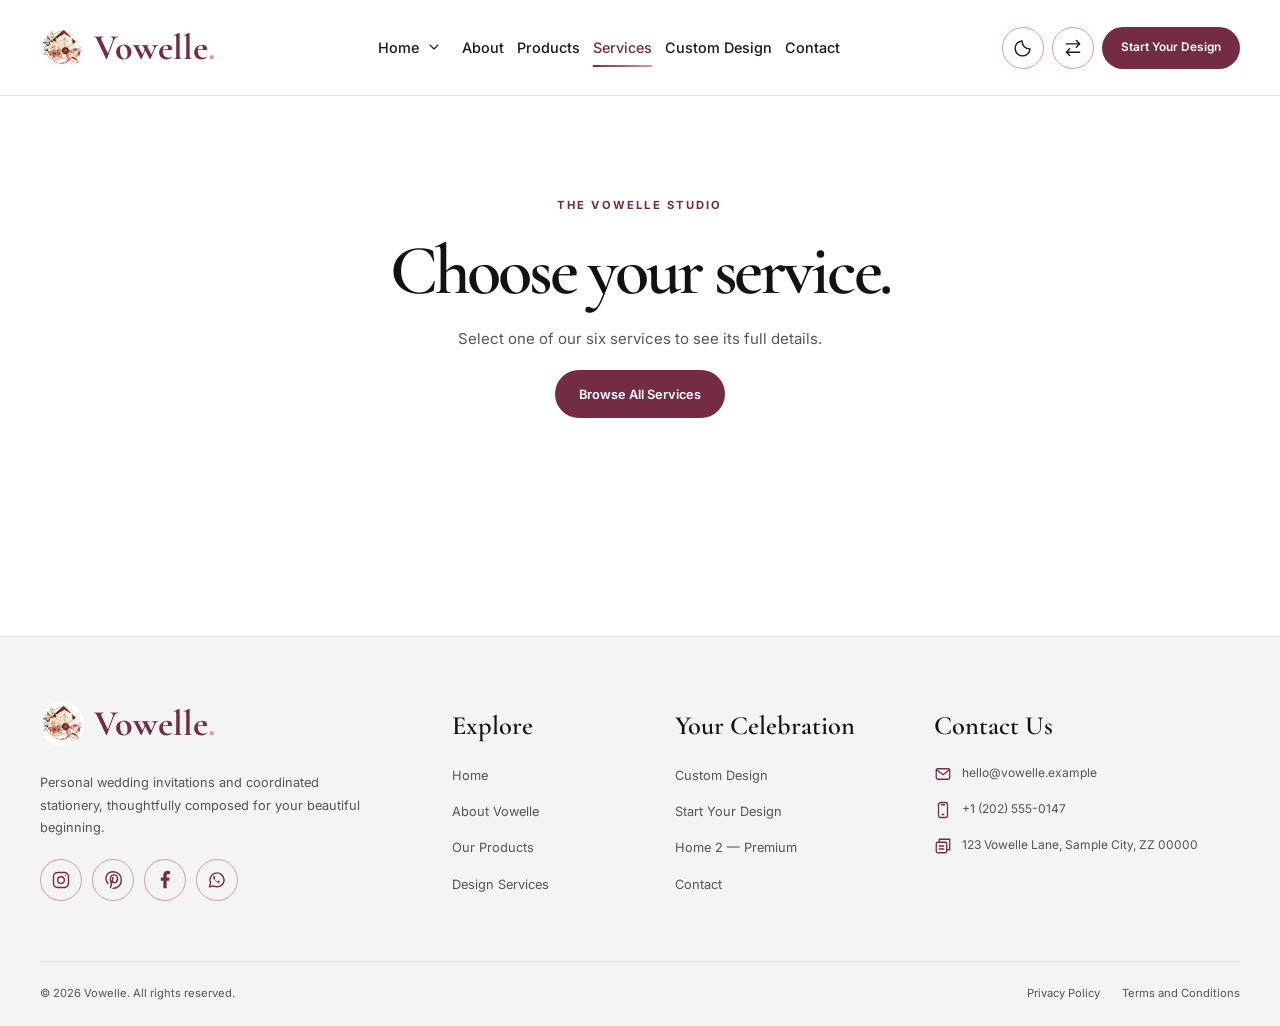
<file: service detail.html>
<!DOCTYPE html>
<html lang="en" dir="ltr" data-theme="light">

<head>
  <meta charset="UTF-8">
  <meta name="viewport" content="width=device-width, initial-scale=1">
  <meta name="description" content="Personal wedding stationery design services by Vowelle.">
  <meta name="theme-color" content="#742C45">
  <title>Vowelle — Service Details</title>
  <link rel="icon" type="image/png" href="images/logo.png">
  <link rel="preconnect" href="https://fonts.googleapis.com">
  <link rel="preconnect" href="https://fonts.gstatic.com" crossorigin>
  <link
    href="https://fonts.googleapis.com/css2?family=Cormorant+Garamond:wght@400;500;600;700&family=Inter:wght@400;500;600;700&display=swap"
    rel="stylesheet">
  <link rel="stylesheet" href="service detail.css">
  <script src="service detail.js" defer></script>
</head>

<body>
  <a class="skip-link" href="#main">Skip to content</a>
  
  <svg class="svg-library" xmlns="http://www.w3.org/2000/svg" aria-hidden="true">
    <symbol id="logo" viewBox="0 0 64 64">
      <rect x="7" y="24" width="50" height="32" rx="5" fill="none" stroke="currentColor" stroke-width="2.3" />
      <path d="m8 27 24 17 24-17M8 53l17-15m31 15L39 38" fill="none" stroke="currentColor" stroke-width="2.3" />
      <path d="M32 25V8m0 11C18 19 19 5 32 12m0 4C46 16 45 3 32 9" fill="none" stroke="var(--secondary)"
        stroke-width="2.3" stroke-linecap="round" stroke-linejoin="round" />
    </symbol>
    <symbol id="arrow" viewBox="0 0 24 24">
      <path d="M4 12h16m-6-6 6 6-6 6" />
    </symbol>
    <symbol id="chevron" viewBox="0 0 24 24">
      <path d="m6 9 6 6 6-6" />
    </symbol>
    <symbol id="sun" viewBox="0 0 24 24">
      <circle cx="12" cy="12" r="4" />
      <path d="M12 2v2m0 16v2M2 12h2m16 0h2M5 5l1.5 1.5m11 11L19 19M5 19l1.5-1.5m11-11L19 5" />
    </symbol>
    <symbol id="moon" viewBox="0 0 24 24">
      <path d="M20.5 13A9 9 0 0 1 11 3.5 9 9 0 1 0 20.5 13Z" />
    </symbol>
    <symbol id="direction" viewBox="0 0 24 24">
      <path d="M4 7h16m-4-4 4 4-4 4M20 17H4m4-4-4 4 4 4" />
    </symbol>
    <symbol id="menu" viewBox="0 0 24 24">
      <path d="M4 6h16M4 12h16M4 18h16" />
    </symbol>
    <symbol id="pen" viewBox="0 0 24 24">
      <path d="m15 4 5 5M4 20l5-1L21 7a2 2 0 0 0-4-4L5 15l-1 5Z" />
    </symbol>
    <symbol id="suite" viewBox="0 0 24 24">
      <rect x="3" y="7" width="14" height="14" rx="2" />
      <path d="M7 7V3h14v14h-4M7 12h6M7 16h6" />
    </symbol>
    <symbol id="phone" viewBox="0 0 24 24">
      <rect x="6" y="2" width="12" height="20" rx="3" />
      <path d="M10 5h4M11 18h2" />
    </symbol>
    <symbol id="print" viewBox="0 0 24 24">
      <path d="M6 9V3h12v6M6 17H3V9h18v8h-3" />
      <rect x="6" y="14" width="12" height="7" />
      <path d="M17 11h1" />
    </symbol>
    <symbol id="mail" viewBox="0 0 24 24">
      <rect x="3" y="5" width="18" height="14" rx="2" />
      <path d="m3 6 9 7 9-7" />
    </symbol>
    <symbol id="instagram" viewBox="0 0 24 24">
      <rect x="3" y="3" width="18" height="18" rx="5" />
      <circle cx="12" cy="12" r="4" />
      <circle cx="17.5" cy="6.5" r=".8" fill="currentColor" stroke="none" />
    </symbol>
    <symbol id="pinterest" viewBox="0 0 24 24">
      <path d="M9 21l3-12m-2 7c-1-2-2-4-1-7 1-4 7-4 8-1 2 5-3 10-5 6M6 16C0 9 6 2 12 2c6 0 10 4 10 10s-4 10-10 10" />
    </symbol>
    <symbol id="facebook" viewBox="0 0 24 24">
      <path d="M14 22v-9h3l.5-4H14V6.5c0-1 .5-1.5 1.5-1.5H18V1.5L15 1c-3 0-5 2-5 5v3H7v4h3v9" fill="currentColor"
        stroke="none" />
    </symbol>
    <symbol id="whatsapp" viewBox="0 0 24 24">
      <path d="M20.5 11.6a8.5 8.5 0 0 1-12.7 7.4L3 20.3l1.3-4.7A8.5 8.5 0 1 1 20.5 11.6Z" fill="none"
        stroke="currentColor" stroke-width="1.7" stroke-linecap="round" stroke-linejoin="round" />
      <path
        d="M8.3 7.3c-.3 0-.9.5-.9 1.4 0 2.5 3.4 6 6 6.6.9.2 1.8-.3 2.1-1 .1-.3.1-.5-.2-.7l-1.6-.8c-.3-.1-.4-.1-.6.2l-.6.7c-.2.2-.4.2-.7.1-1-.4-2.2-1.5-2.6-2.3-.1-.3-.1-.4.1-.6l.5-.6c.2-.2.2-.4.1-.6l-.7-1.9c-.2-.4-.5-.5-.9-.5Z"
        fill="currentColor" stroke="none" />
    </symbol>
  </svg>
  
  <header class="site-header" id="siteHeader">
    <div class="header-inner container">
      <a class="brand" href="index.html" aria-label="Vowelle home">
        <img class="brand-logo" src="images/logo.png" alt="" aria-hidden="true">
        <span class="brand-copy">
          <strong>Vowelle<span>.</span></strong>
          <small>Your Story, Beautifully Invited.</small>
        </span>
      </a>
      <nav class="navigation" id="navigation" aria-label="Main navigation">
        <div class="home-group">
          <a class="nav-link" href="index.html">Home</a>
          <button class="dropdown-toggle" id="homeToggle" type="button" aria-label="Open Home pages"
            aria-expanded="false" aria-controls="homeDropdown">
            <svg class="icon" aria-hidden="true">
              <use href="#chevron" />
            </svg>
          </button>
          <div class="home-dropdown" id="homeDropdown" hidden>
            <a href="index.html">
              Home 1 — Classic
            </a>
            <a href="home2.html">
              Home 2 — Premium
              <span class="badge">PREMIUM</span>
            </a>
          </div>
        </div>
        <a class="nav-link" href="about.html">About</a>
        <a class="nav-link" href="products.html">Products</a>
        <a class="nav-link active" aria-current="page" href="service.html">Services</a>
        <a class="nav-link" href="custom-design.html">Custom Design</a>
        <a class="nav-link" href="contact.html">Contact</a>
        <a class="button primary mobile-nav-cta" href="start-design.html">Start Your Design</a>
      </nav>
      <div class="header-actions">
        <button class="icon-button" id="themeToggle" type="button" aria-label="Switch to dark mode"
          aria-pressed="false">
          <svg class="icon" aria-hidden="true">
            <use id="themeIcon" href="#moon" />
          </svg>
        </button>
        <button class="icon-button" id="directionToggle" type="button" aria-label="Switch to right-to-left layout"
          aria-pressed="false" title="LTR">
          <svg class="icon" aria-hidden="true">
            <use href="#direction" />
          </svg>
        </button>
        <a class="button primary header-cta" href="start-design.html">Start Your Design</a>
        <button class="icon-button mobile-toggle" id="menuToggle" type="button" aria-label="Open navigation"
          aria-expanded="false" aria-controls="navigation">
          <svg class="icon" aria-hidden="true">
            <use href="#menu" />
          </svg>
        </button>
      </div>
    </div>
  </header>
  <main id="main">
    <div id="serviceContent"></div><noscript>
      <section class="section container">
        <h1>Service details</h1>
        <p>Enable JavaScript to view the selected service, or <a href="service.html">browse all services</a>.</p>
      </section>
    </noscript>
  </main>
  <footer class="site-footer">
    <div class="container footer-grid">
      <div class="footer-brand">
        <a class="brand" href="index.html" aria-label="Vowelle home">
          <img class="brand-logo" src="images/logo.png" alt="" aria-hidden="true">
          <span class="brand-copy">
            <strong>Vowelle<span>.</span></strong>
            <small>Your Story, Beautifully Invited.</small>
          </span>
        </a>
        <p>
          Personal wedding invitations and coordinated stationery,
          thoughtfully composed for your beautiful beginning.
        </p>
        
        <div class="social-links" aria-label="Social links">
          <a class="social-link" href="#socialNotice" data-url="" data-name="Instagram"
            aria-label="Instagram — destination pending">
            <svg class="icon" aria-hidden="true">
              <use href="#instagram" />
            </svg>
          </a>
          <a class="social-link" href="#socialNotice" data-url="" data-name="Pinterest"
            aria-label="Pinterest — destination pending">
            <svg class="icon" aria-hidden="true">
              <use href="#pinterest" />
            </svg>
          </a>
          <a class="social-link" href="#socialNotice" data-url="" data-name="Facebook"
            aria-label="Facebook — destination pending">
            <svg class="icon" aria-hidden="true">
              <use href="#facebook" />
            </svg>
          </a>
          <a class="social-link" href="#socialNotice" data-url="" data-name="WhatsApp"
            aria-label="WhatsApp — destination pending">
            <svg class="icon" aria-hidden="true">
              <use href="#whatsapp" />
            </svg>
          </a>
        </div>
      </div>
      <div>
        <h3>Explore</h3>
        <ul class="footer-links">
          <li><a href="index.html">Home</a></li>
          <li><a href="about.html">About Vowelle</a></li>
          <li><a href="products.html">Our Products</a></li>
          <li><a href="service.html">Design Services</a></li>
        </ul>
      </div>
      <div>
        <h3>Your Celebration</h3>
        <ul class="footer-links">
          <li><a href="custom-design.html">Custom Design</a></li>
          <li><a href="start-design.html">Start Your Design</a></li>
          <li><a href="home2.html">Home 2 — Premium</a></li>
          <li><a href="contact.html">Contact</a></li>
        </ul>
      </div>
      <div>
        <h3>Contact Us</h3>
        <ul class="contact-list">
          <li>
            <svg class="icon" aria-hidden="true">
              <use href="#mail" />
            </svg>
            <a href="mailto:hello@vowelle.example">
              hello@vowelle.example
            </a>
          </li>
          <li>
            <svg class="icon" aria-hidden="true">
              <use href="#phone"/>
            </svg>
            <a href="tel:+12025550147">+1 (202) 555-0147</a>
          </li>
          <li>
            <svg class="icon" aria-hidden="true">
              <use href="#suite"/>
            </svg>
            <span>123 Vowelle Lane, Sample City, ZZ 00000</span>
          </li>
        </ul>
      </div>
    </div>
    <div class="container footer-bottom">
      <p>© <span id="year">2026</span> Vowelle. All rights reserved.</p>
      <div>
        <a href="privacy-policy.html">Privacy Policy</a>
        <a href="terms.html">Terms and Conditions</a>
      </div>
    </div>
  </footer>
  <p class="sr-only" id="socialNotice" role="status"></p>
</body>

</html>
</file>
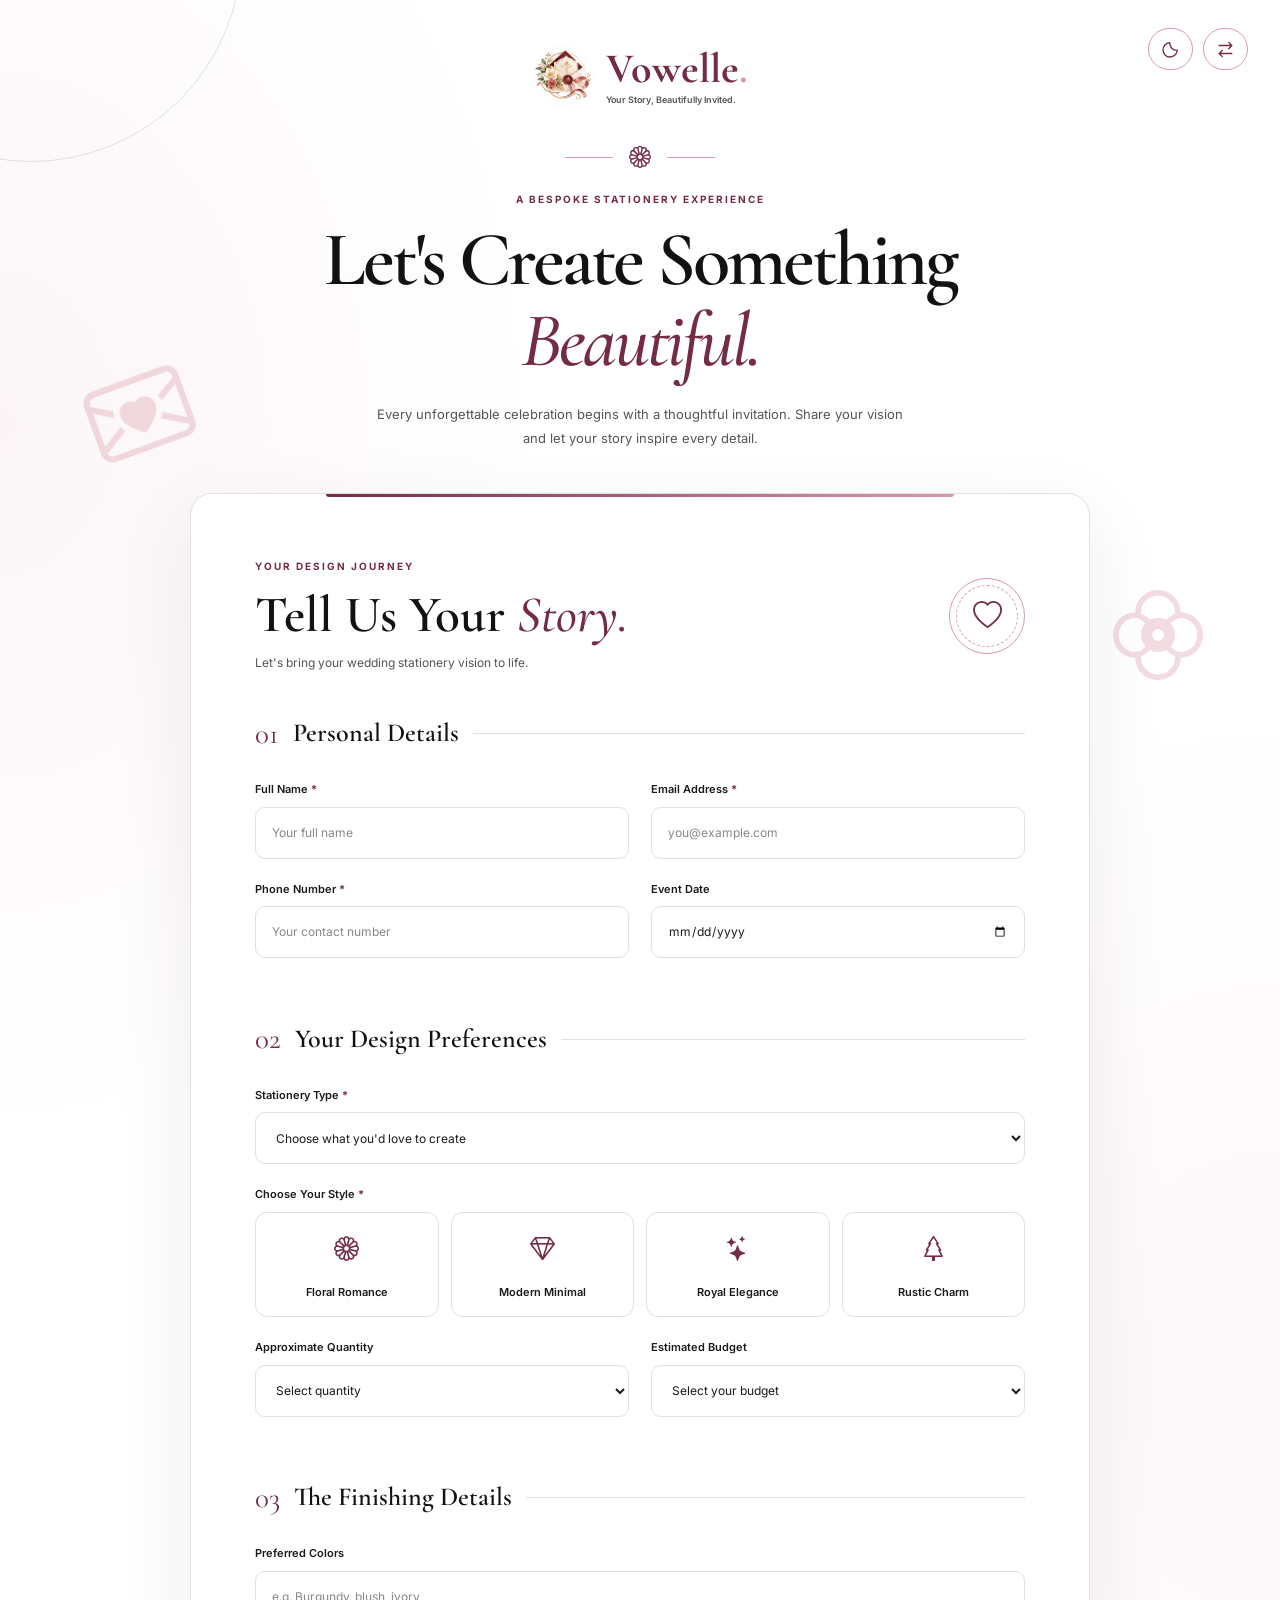
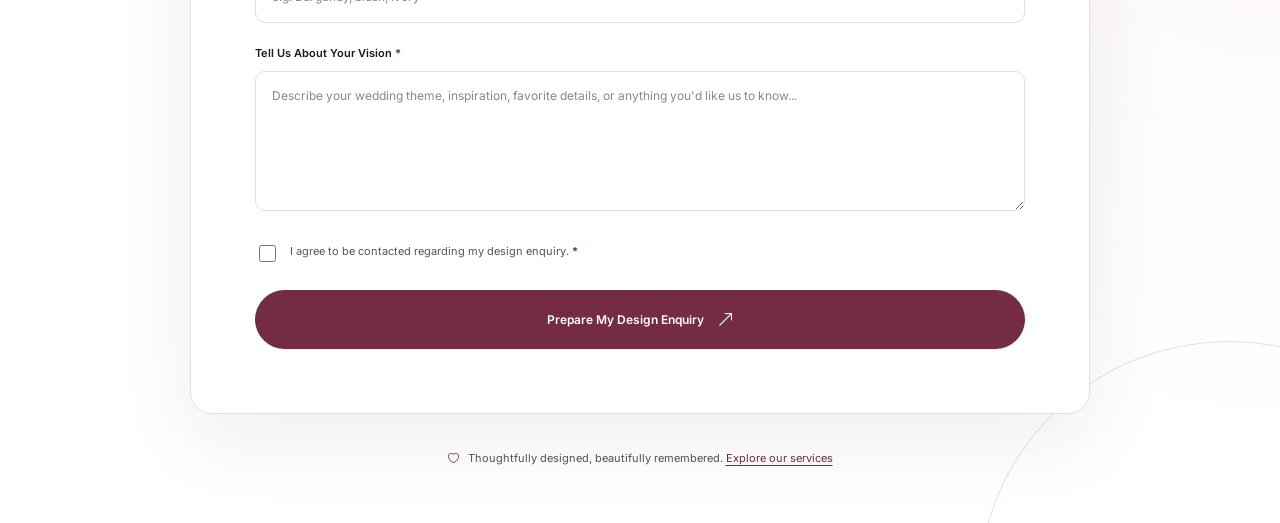
<file: start-design.html>
<!DOCTYPE html>
<html lang="en" dir="ltr" data-theme="light">
<head>
  <meta charset="UTF-8">
  <meta name="viewport" content="width=device-width, initial-scale=1">
  <meta name="theme-color" content="#742C45">
  <meta name="description" content="Create personalized wedding invitations and stationery with Vowelle.">
  <title>Start Your Design | Vowelle</title>

  <link rel="icon" href="images/logo.png">
  <link rel="preconnect" href="https://fonts.googleapis.com">
  <link rel="preconnect" href="https://fonts.gstatic.com" crossorigin>
  <link href="https://fonts.googleapis.com/css2?family=Cormorant+Garamond:wght@400;500;600;700&family=Inter:wght@400;500;600;700&display=swap" rel="stylesheet">
  <link rel="stylesheet" href="https://cdn.jsdelivr.net/npm/bootstrap-icons@1.11.3/font/bootstrap-icons.min.css">
  <link rel="stylesheet" href="start-design.css">
  <script src="start-design.js" defer></script>
</head>

<body>
  <svg class="svg-library" aria-hidden="true">
    <symbol id="sun" viewBox="0 0 24 24">
      <circle cx="12" cy="12" r="4"/>
      <path d="M12 2v2m0 16v2M2 12h2m16 0h2M5 5l1.5 1.5m11 11L19 19M5 19l1.5-1.5m11-11L19 5"/>
    </symbol>
    <symbol id="moon" viewBox="0 0 24 24">
      <path d="M20.5 13A9 9 0 0 1 11 3.5 9 9 0 1 0 20.5 13Z"/>
    </symbol>
    <symbol id="direction" viewBox="0 0 24 24">
      <path d="M4 7h16m-4-4 4 4-4 4M20 17H4m4-4-4 4 4 4"/>
    </symbol>
  </svg>

  <main class="design-shell">

    
    <div class="top-controls">
      <button id="themeToggle" class="icon-btn" type="button"
        aria-label="Switch to dark mode" aria-pressed="false">
        <svg class="control-icon" aria-hidden="true">
          <use id="themeIcon" href="#moon"/>
        </svg>
      </button>

      <button id="directionToggle" class="icon-btn direction-btn"
        type="button" aria-label="Switch to right-to-left layout"
        aria-pressed="false" title="LTR">
        <svg class="control-icon" aria-hidden="true">
          <use href="#direction"/>
        </svg>
      </button>
    </div>

    
    <a href="index.html" class="brand" aria-label="Vowelle — Back to homepage">
      <img src="images/logo.png" alt="" class="brand-logo">
      <span class="brand-details">
        <strong>Vowelle<span>.</span></strong>
        <small>Your Story, Beautifully Invited.</small>
      </span>
    </a>

    <section class="page-intro">
      <div class="intro-decoration">
        <span></span>
        <i class="bi bi-flower1"></i>
        <span></span>
      </div>
      <p class="eyebrow">A BESPOKE STATIONERY EXPERIENCE</p>
      <h1>Let's Create Something <em>Beautiful.</em></h1>
      <p class="intro-lead">
        Every unforgettable celebration begins with a thoughtful invitation.
        Share your vision and let your story inspire every detail.
      </p>
    </section>

    
    <div class="floating-detail detail-one" aria-hidden="true">
      <i class="bi bi-envelope-heart"></i>
    </div>
    <div class="floating-detail detail-two" aria-hidden="true">
      <i class="bi bi-flower2"></i>
    </div>

    
    <section class="design-card" aria-labelledby="formTitle">
      <div class="card-top">
        <div>
          <p class="eyebrow">YOUR DESIGN JOURNEY</p>
          <h2 id="formTitle">Tell Us Your <em>Story.</em></h2>
          <p>Let's bring your wedding stationery vision to life.</p>
        </div>
        <div class="card-seal" aria-hidden="true">
          <i class="bi bi-heart"></i>
        </div>
      </div>

      <form id="designForm" novalidate>
        <div class="form-section-title">
          <span>01</span>
          <h3>Personal Details</h3>
          <div class="section-line"></div>
        </div>

        <div class="form-grid">
          <div class="field">
            <label for="fullName">Full Name <b>*</b></label>
            <input id="fullName" name="fullName" type="text"
              placeholder="Your full name" autocomplete="name"
              minlength="2" required>
          </div>

          <div class="field">
            <label for="email">Email Address <b>*</b></label>
            <input id="email" name="email" type="email"
              placeholder="you@example.com" autocomplete="email" required>
          </div>

          <div class="field">
            <label for="phone">Phone Number <b>*</b></label>
            <input id="phone" name="phone" type="tel"
              placeholder="Your contact number"
              autocomplete="tel" pattern="[+0-9() .-]{7,20}" required>
          </div>

          <div class="field">
            <label for="eventDate">Event Date</label>
            <input id="eventDate" name="eventDate" type="date">
          </div>
        </div>

        <div class="form-section-title">
          <span>02</span>
          <h3>Your Design Preferences</h3>
          <div class="section-line"></div>
        </div>

        <div class="field">
          <label for="stationeryType">Stationery Type <b>*</b></label>
          <select id="stationeryType" name="stationeryType" required>
            <option value="">Choose what you'd love to create</option>
            <option>Wedding Invitations</option>
            <option>Save-the-Date Cards</option>
            <option>RSVP Cards</option>
            <option>Wedding Menus</option>
            <option>Place Cards</option>
            <option>Thank-You Cards</option>
            <option>Complete Wedding Stationery Suite</option>
            <option>Other Custom Stationery</option>
          </select>
        </div>

        <div class="field">
          <label>Choose Your Style <b>*</b></label>
          <div class="style-options">
            <label class="style-option">
              <input type="radio" name="designTheme"
                value="Floral Romance" required>
              <span>
                <i class="bi bi-flower1"></i>
                Floral Romance
              </span>
            </label>

            <label class="style-option">
              <input type="radio" name="designTheme"
                value="Modern Minimal">
              <span>
                <i class="bi bi-gem"></i>
                Modern Minimal
              </span>
            </label>

            <label class="style-option">
              <input type="radio" name="designTheme"
                value="Royal Elegance">
              <span>
                <i class="bi bi-stars"></i>
                Royal Elegance
              </span>
            </label>

            <label class="style-option">
              <input type="radio" name="designTheme"
                value="Rustic Charm">
              <span>
                <i class="bi bi-tree"></i>
                Rustic Charm
              </span>
            </label>
          </div>
        </div>

        <div class="form-grid">
          <div class="field">
            <label for="quantity">Approximate Quantity</label>
            <select id="quantity" name="quantity">
              <option value="">Select quantity</option>
              <option>Under 50</option>
              <option>50–100</option>
              <option>100–200</option>
              <option>200–500</option>
              <option>500+</option>
              <option>Not sure yet</option>
            </select>
          </div>

          <div class="field">
            <label for="budget">Estimated Budget</label>
            <select id="budget" name="budget">
              <option value="">Select your budget</option>
              <option>Under ₹5,000</option>
              <option>₹5,000–₹10,000</option>
              <option>₹10,000–₹25,000</option>
              <option>₹25,000–₹50,000</option>
              <option>Above ₹50,000</option>
              <option>Let's discuss</option>
            </select>
          </div>
        </div>

        <div class="form-section-title">
          <span>03</span>
          <h3>The Finishing Details</h3>
          <div class="section-line"></div>
        </div>

        <div class="field">
          <label for="colors">Preferred Colors</label>
          <input id="colors" name="colors" type="text"
            placeholder="e.g. Burgundy, blush, ivory">
        </div>

        <div class="field">
          <label for="message">Tell Us About Your Vision <b>*</b></label>
          <textarea id="message" name="message" rows="5"
            minlength="10" required
            placeholder="Describe your wedding theme, inspiration, favorite details, or anything you'd like us to know..."></textarea>
        </div>

        <label class="consent">
          <input id="consent" name="consent" type="checkbox" required>
          <span>I agree to be contacted regarding my design enquiry. <b>*</b></span>
        </label>

        <button type="submit" class="submit-btn">
          <span>Prepare My Design Enquiry</span>
          <i class="bi bi-arrow-up-right"></i>
        </button>

        <p class="form-message" id="formMessage" role="status"
          aria-live="polite"></p>
      </form>

      <div class="success-panel" id="successPanel" hidden>
        <div class="success-icon">
          <i class="bi bi-envelope-check"></i>
        </div>
        <h2>Your Story Starts Here.</h2>
        <p>
          Your design enquiry is ready. Download or copy the details
          to share with the Vowelle studio.
        </p>
        <div class="success-actions">
          <button type="button" class="submit-btn" id="downloadBtn">
            <span>Download Enquiry</span>
            <i class="bi bi-download"></i>
          </button>
          <button type="button" class="outline-btn" id="copyBtn">
            <i class="bi bi-clipboard"></i> Copy Details
          </button>
          <button type="button" class="text-btn" id="restartBtn">
            Start Another Design
          </button>
        </div>
      </div>
    </section>

    <p class="closing-note">
      <i class="bi bi-heart"></i>
      Thoughtfully designed, beautifully remembered.
      <a href="service.html">Explore our services</a>
    </p>
  </main>
</body>
</html>
</file>
<file: service detail.css>
:root {
  --primary: #742c45;
  --secondary: #d99ba8;
  --bg: #ffffff;
  --bg-alt: #f4f4f5;
  --card: #ffffff;
  --text: #1a1a1a;
  --heading: #121212;
  --muted: #555555;
  --border: #e0e0e0;
  --header-bg: #ffffff;
  --footer-bg: #f4f4f5;
  --accent-text: #742c45;
  --shadow: 0 18px 50px rgb(0 0 0 / 7%);
  --gradient: linear-gradient(135deg, var(--primary), var(--secondary));
  --header-height: 96px;
}
[data-theme="dark"] {
  --bg: #0a0a0a;
  --bg-alt: #161616;
  --card: #1e1e1e;
  --text: #f3f3f3;
  --heading: #ffffff;
  --muted: #c2c2c2;
  --border: #2f2f2f;
  --header-bg: #0a0a0a;
  --footer-bg: #141414;
  --accent-text: #e2a7b4;
  --shadow: 0 18px 50px rgb(0 0 0 / 45%);
  color-scheme: dark;
}
* {
  box-sizing: border-box;
}
html {
  scroll-behavior: smooth;
  scroll-padding-top: calc(var(--header-height) + 16px);
}
body {
  margin: 0;
  background: var(--bg);
  color: var(--text);
  font-family: "Inter", sans-serif;
  font-size: 15px;
  line-height: 1.75;
}
body.menu-open {
  overflow: hidden;
}
button,
a {
  -webkit-tap-highlight-color: transparent;
}
button {
  font: inherit;
  cursor: pointer;
}
a {
  color: inherit;
  text-decoration: none;
}
img {
  display: block;
  width: 100%;
  height: 100%;
  object-fit: cover;
}
svg {
  flex-shrink: 0;
}
button,
a,
.image-wrap,
.service-card {
  transition:
    background-color .25s,
    color .25s,
    border-color .25s,
    box-shadow .25s,
    transform .25s;
}
:focus-visible {
  outline: 3px solid var(--accent-text);
  outline-offset: 5px;
}
[hidden] {
  display: none !important;
}
.svg-library {
  position: absolute;
  width: 0;
  height: 0;
  overflow: hidden;
}
.sr-only {
  position: absolute;
  width: 1px;
  height: 1px;
  padding: 0;
  margin: -1px;
  overflow: hidden;
  clip: rect(0, 0, 0, 0);
  white-space: nowrap;
  border: 0;
}
.skip-link {
  position: fixed;
  inset-block-start: 10px;
  inset-inline-start: 10px;
  transform: translateY(-160%);
  padding: 10px 20px;
  background: var(--primary);
  color: white;
  z-index: 200;
}
.skip-link:focus {
  transform: translateY(0);
}
.container {
  width: min(1200px, calc(100% - 64px));
  margin-inline: auto;
}
h1,
h2,
h3 {
  margin: 0;
  color: var(--heading);
  font-family: "Cormorant Garamond", Georgia, serif;
  line-height: 1.06;
  font-weight: 600;
}
h1 {
  font-size: clamp(3.2rem, 5.5vw, 5.8rem);
  letter-spacing: -.045em;
}
h2 {
  font-size: clamp(2.7rem, 4vw, 4.4rem);
  letter-spacing: -.025em;
}
h3 {
  font-size: 1.85rem;
}
em {
  color: var(--accent-text);
  font-weight: 500;
}
p {
  color: var(--muted);
  margin: 18px 0;
}
.icon,
.service-icon {
  width: 22px;
  height: 22px;
  fill: none;
  stroke: currentColor;
  stroke-width: 1.7;
  stroke-linecap: round;
  stroke-linejoin: round;
}
.eyebrow {
  margin: 0 0 18px;
  color: var(--accent-text);
  font-size: .7rem;
  font-weight: 700;
  letter-spacing: .2em;
  text-transform: uppercase;
}
.button {
  min-height: 48px;
  padding: 12px 23px;
  border: 1px solid transparent;
  border-radius: 999px;
  display: inline-flex;
  justify-content: center;
  align-items: center;
  gap: 10px;
  font-size: .8rem;
  font-weight: 600;
  line-height: 1.5;
  text-align: center;
}
.primary {
  background: var(--primary);
  color: #ffffff;
}
[data-theme="dark"] .primary {
  border-color: rgb(217 155 168 / 28%);
}
.primary:hover,
.primary:active {
  background: var(--secondary);
  color: #202020;
}
.secondary {
  border-color: var(--accent-text);
  color: var(--accent-text);
  background: transparent;
}
.secondary:hover,
.secondary:active {
  background: var(--secondary);
  color: #202020;
  border-color: var(--secondary);
}
.button-row {
  display: flex;
  flex-wrap: wrap;
  gap: 12px;
  margin-block-start: 28px;
}
.text-link {
  display: inline-flex;
  align-items: center;
  justify-content: space-between;
  gap: 16px;
  color: var(--accent-text);
  font-size: .8rem;
  font-weight: 600;
  padding-block: 6px;
}
.text-link:hover {
  text-decoration: underline;
  text-underline-offset: 5px;
}
.site-header {
  position: sticky;
  inset-block-start: 0;
  z-index: 1000;
  background: var(--header-bg);
  border-block-end: 1px solid var(--border);
}
.header-inner {
  margin-inline: auto;
  min-height: 95px;
  display: flex;
  gap: 22px;
  align-items: center;
  justify-content: space-between;
}
.brand {
  display: inline-flex;
  align-items: center;
  gap: 10px;
  flex-shrink: 0;
}
.brand-logo {
  width: 58px;
  height: 58px;
  object-fit: cover;
  border-radius: 50%;
  background: #ffffff;
}
.brand-copy {
  display: flex;
  flex-direction: column;
  justify-content: center;
  align-items: flex-start;
  line-height: 1;
}
.brand-copy strong {
  font-family: "Cormorant Garamond", Georgia, serif;
  color: var(--accent-text);
  font-size: 2.5rem;
  font-weight: 700;
  line-height: 1;
  margin: 0;
}
.brand-copy strong span {
  color: var(--secondary);
}
.brand-copy small {
  color: var(--muted);
  font-size: .6rem;
  font-weight: 700;
  letter-spacing: .02em;
  margin-block-start: 4px;
  line-height: 1.2;
}
.navigation {
  display: flex;
  align-items: center;
  gap: 19px;
}
.nav-link {
  position: relative;
  font-size: .9rem;
  font-weight: 500;
  white-space: nowrap;
  padding-block: 12px;
}
.nav-link::after {
  content: "";
  position: absolute;
  inset-inline: 0;
  inset-block-end: 5px;
  height: 2px;
  background: var(--gradient);
  transform: scaleX(0);
  transition: transform .25s;
}
.nav-link:hover,
.nav-link.active {
  color: var(--accent-text);
}
.nav-link:hover::after,
.nav-link.active::after {
  transform: scaleX(1);
}
.home-group {
  position: relative;
  display: flex;
  align-items: center;
}
.dropdown-toggle {
  padding: 0;
  width: 30px;
  height: 44px;
  border: 0;
  color: var(--text);
  background: transparent;
  display: grid;
  place-items: center;
}
.dropdown-toggle .icon {
  width: 16px;
  height: 16px;
}
.dropdown-toggle[aria-expanded="true"] .icon {
  transform: rotate(180deg);
}
.home-dropdown {
  position: absolute;
  inset-block-start: calc(100% + 8px);
  inset-inline-start: 0;
  z-index: 1020;
  width: 260px;
  max-width: calc(100vw - 32px);
  padding: 8px;
  border: 1px solid var(--border);
  border-radius: 14px;
  background: var(--card);
  box-shadow: var(--shadow);
}
.home-dropdown a {
  display: flex;
  align-items: center;
  gap: 8px;
  padding: 12px;
  font-size: .78rem;
  border-radius: 8px;
}
.home-dropdown a:hover,
.home-dropdown a:focus-visible {
  background: var(--bg-alt);
  color: var(--accent-text);
}
.home-dropdown a[aria-current="page"] {
  background: var(--bg-alt);
  color: var(--accent-text);
  font-weight: 600;
}
.badge {
  font-size: .5rem;
  padding: 3px 6px;
  border-radius: 4px;
  color: #202020;
  background: var(--secondary);
}
.header-actions {
  display: flex;
  align-items: center;
  gap: 8px;
}
.icon-button {
  width: 42px;
  height: 42px;
  padding: 0;
  display: grid;
  place-items: center;
  border: 1px solid var(--border);
  border-radius: 50%;
  background: transparent;
  color: var(--text);
  flex-shrink: 0;
}
#themeToggle,
#directionToggle {
  background: transparent;
  border-color: var(--secondary);
}
#themeToggle:hover,
#directionToggle:hover {
  background: var(--secondary);
  border-color: var(--secondary);
  color: #202020;
}
.icon-button:hover {
  background: var(--secondary);
  border-color: var(--secondary);
  color: #202020;
}
.icon-button .icon {
  width: 20px;
  height: 20px;
}
.header-cta {
  min-height: 42px;
  padding: 10px 18px;
  font-size: .74rem;
  white-space: nowrap;
}
.mobile-nav-cta,
.mobile-toggle {
  display: none;
}
.hero {
  min-height: calc(100svh - var(--header-height));
  display: flex;
  align-items: center;
  position: relative;
  padding-block: 45px;
  overflow: hidden;
  background: var(--bg-alt);
}
.hero-grid {
  display: grid;
  grid-template-columns: 1.05fr 1fr;
  gap: 70px;
  align-items: center;
}
.hero-copy {
  padding-block: 22px;
}
.lead {
  max-width: 510px;
  font-size: .95rem;
  line-height: 1.9;
  margin-block: 25px;
}
.hero-note {
  display: flex;
  align-items: center;
  gap: 10px;
  color: var(--muted);
  font-size: .7rem;
  margin-block-start: 27px;
}
.hero-note span {
  width: 30px;
  height: 1px;
  background: var(--accent-text);
}
.hero-art {
  position: relative;
  padding: 15px 24px 32px;
}
.hero-art::before {
  content: "";
  position: absolute;
  inset: 0 0 50px 40px;
  border: 1px solid var(--secondary);
  border-radius: 230px 230px 5px 5px;
}
.image-wrap {
  overflow: hidden;
  position: relative;
  background: var(--card);
}
.image-wrap img {
  transition: transform .7s ease;
}
a.image-wrap {
  display: block;
}
a.image-wrap:hover img,
a.image-wrap:focus-visible img {
  transform: scale(1.045);
}
.hero-image {
  height: clamp(380px, 65svh, 690px);
  border-radius: 220px 220px 5px 5px;
}
.image-caption {
  position: absolute;
  inset-inline-start: -12px;
  inset-block-end: 0;
  padding: 18px 28px;
  border: 1px solid var(--border);
  background: var(--card);
  box-shadow: var(--shadow);
  font: 500 1.7rem/1.1 "Cormorant Garamond", Georgia, serif;
  transform: rotate(-4deg);
}
.vertical-label {
  position: absolute;
  inset-inline-end: -15px;
  inset-block-start: 30%;
  writing-mode: vertical-rl;
  font-size: .56rem;
  letter-spacing: .2em;
  color: var(--muted);
}
.section {
  padding-block: 96px;
}
.soft-section {
  background: var(--bg-alt);
}
.centered {
  text-align: center;
}
.section-heading {
  max-width: 700px;
  margin: 0 auto 45px;
}
.section-heading p:last-child {
  margin-block-end: 0;
}
.grid {
  display: grid;
  gap: 24px;
}
.collection-grid,
.services-grid {
  grid-template-columns: repeat(4, minmax(0, 1fr));
}
.collection-card {
  border: 1px solid var(--border);
  border-radius: 100px 100px 10px 10px;
  overflow: hidden;
  background: var(--card);
}
.collection-card .image-wrap {
  aspect-ratio: 4 / 5;
  border-radius: 100px 100px 0 0;
}
.card-copy {
  padding: 22px;
}
.card-number {
  display: block;
  color: var(--accent-text);
  font-size: .58rem;
  font-weight: 600;
  letter-spacing: .16em;
  margin-block-end: 12px;
}
.card-copy h3 {
  font-size: 1.75rem;
}
.card-copy p {
  font-size: .8rem;
  line-height: 1.8;
  margin-block: 14px;
}
.split-grid {
  display: grid;
  grid-template-columns: 1fr 1fr;
  gap: 80px;
  align-items: center;
}
.about-image {
  height: 640px;
  border-radius: 6px 170px 6px 6px;
}
.values,
.journey {
  padding: 0;
  list-style: none;
  margin-block: 28px;
}
.values li,
.journey li {
  display: flex;
  gap: 20px;
  padding-block: 16px;
  border-block-end: 1px solid var(--border);
}
.values li > span,
.journey li > span {
  color: var(--accent-text);
  font: 500 1.7rem "Cormorant Garamond", Georgia, serif;
}
.values h3,
.journey h3 {
  font-size: 1.5rem;
}
.values p,
.journey p {
  font-size: .8rem;
  margin: 5px 0 0;
}
.filters {
  display: flex;
  justify-content: center;
  flex-wrap: wrap;
  gap: 10px;
  margin-block-end: 36px;
}
.filter {
  min-height: 44px;
  padding: 10px 22px;
  color: var(--muted);
  background: transparent;
  border: 1px solid var(--border);
  border-radius: 999px;
  font-size: .8rem;
}
.filter.active {
  background: var(--primary);
  color: white;
  border-color: var(--primary);
}
.filter:hover {
  background: var(--secondary);
  color: #202020;
  border-color: var(--secondary);
}
.product-grid,
.testimonial-grid,
.journal-grid {
  grid-template-columns: repeat(3, minmax(0, 1fr));
}
.product-card,
.journal-card {
  border: 1px solid var(--border);
  border-radius: 10px;
  overflow: hidden;
  background: var(--card);
}
.product-card .image-wrap,
.journal-card .image-wrap {
  aspect-ratio: 4 / 3;
}
.empty-state {
  text-align: center;
  padding: 30px;
  border: 1px dashed var(--border);
}
.service-card {
  padding: 32px 24px;
  background: var(--card);
  border: 1px solid var(--border);
  border-radius: 12px;
}
.service-card:hover,
.service-card:focus-within {
  transform: translateY(-5px);
  border-color: var(--secondary);
  box-shadow: var(--shadow);
}
.service-icon {
  width: 38px;
  height: 38px;
  color: var(--accent-text);
  margin-block-end: 25px;
}
.service-card h3 {
  font-size: 1.7rem;
}
.service-card p {
  font-size: .8rem;
  margin-block-end: 0;
}
.section-action {
  margin-block-start: 35px;
}
.journey-image {
  height: 640px;
  border-radius: 170px 6px 6px 6px;
}
.journey li {
  padding-block: 19px;
}
.testimonial {
  margin: 0;
  padding: 32px;
  text-align: center;
  background: var(--card);
  border: 1px solid var(--border);
  border-radius: 12px;
  display: flex;
  flex-direction: column;
  align-items: center;
}
.quote-mark {
  color: var(--accent-text);
  font: 5rem/.8 "Cormorant Garamond", Georgia, serif;
}
blockquote {
  margin: 15px 0 28px;
  font: 500 1.55rem/1.4 "Cormorant Garamond", Georgia, serif;
  flex: 1;
}
figcaption strong {
  display: block;
  font-size: .8rem;
}
figcaption span {
  display: block;
  font-size: .65rem;
  color: var(--muted);
  margin-block-start: 6px;
}
.journal-card {
  display: flex;
  flex-direction: column;
}
.journal-card .card-copy {
  flex: 1;
  display: flex;
  flex-direction: column;
}
.journal-card .text-link {
  margin-block-start: auto;
  align-self: flex-start;
}
.final-section {
  background: var(--bg-alt);
  padding-block: 60px;
  border-block-start: 1px solid var(--border);
}
.final-grid {
  display: grid;
  grid-template-columns: 1.1fr 1fr;
  align-items: center;
  gap: 65px;
}
.final-copy h2 {
  font-size: clamp(2.6rem, 3.8vw, 4rem);
}
.image-wrap.image-failed {
  display: grid;
  place-items: center;
  min-height: 180px;
  background: var(--bg-alt);
}
.image-fallback {
  display: block;
  padding: 28px;
  text-align: center;
  color: var(--muted);
  font-size: .8rem;
}
.site-footer {
  background: var(--footer-bg);
  border-block-start: 1px solid var(--border);
  padding-block-start: 65px;
}
.footer-grid {
  display: grid;
  grid-template-columns: 1.6fr .8fr .95fr 1.3fr;
  gap: 35px;
}
.footer-brand > p {
  max-width: 330px;
  font-size: .8rem;
}
.site-footer h3 {
  font-size: 1.65rem;
  margin-block: 10px 22px;
}
.footer-links,
.contact-list {
  list-style: none;
  padding: 0;
  margin: 0;
}
.footer-links li {
  margin-block: 10px;
}
.footer-links a {
  font-size: .8rem;
  color: var(--muted);
}
.footer-links a:hover,
.footer-bottom a:hover {
  color: var(--accent-text);
  text-decoration: underline;
}
.social-links {
  display: flex;
  gap: 10px;
  flex-wrap: wrap;
  margin-block: 20px 10px;
}
.social-link {
  width: 42px;
  height: 42px;
  display: grid;
  place-items: center;
  border: 1px solid var(--secondary);
  border-radius: 50%;
  color: var(--accent-text);
}
.social-link .icon {
  width: 20px;
  height: 20px;
}
.social-link:hover {
  background: var(--secondary);
  border-color: var(--secondary);
  color: #202020;
}
.placeholder-note {
  font-size: .65rem !important;
  color: var(--muted);
}
.contact-list li {
  display: flex;
  align-items: flex-start;
  gap: 10px;
  color: var(--muted);
  font-size: .75rem;
  margin-block: 15px;
  overflow-wrap: anywhere;
}
.contact-list .icon {
  width: 18px;
  height: 18px;
  margin-block-start: 3px;
  color: var(--accent-text);
}
.footer-bottom {
  margin-block-start: 50px;
  padding-block: 22px;
  border-block-start: 1px solid var(--border);
  display: flex;
  justify-content: space-between;
  gap: 20px;
}
.footer-bottom p {
  margin: 0;
  font-size: .7rem;
}
.footer-bottom > div {
  display: flex;
  flex-wrap: wrap;
  gap: 22px;
  font-size: .7rem;
  color: var(--muted);
}
.reveal-ready {
  opacity: 0;
  transform: translateY(22px);
  transition: opacity .7s ease, transform .7s ease;
}
.reveal-ready.is-visible {
  opacity: 1;
  transform: translateY(0);
}
[dir="rtl"] .image-caption {
  transform: rotate(4deg);
}
[dir="rtl"] .about-image {
  border-radius: 170px 6px 6px 6px;
}
[dir="rtl"] .journey-image {
  border-radius: 6px 170px 6px 6px;
}
@media (max-width: 1320px) {
  .header-inner {
    gap: 14px;
  }
  .navigation {
    gap: 13px;
  }
  .brand-copy small {
    display: none;
  }
  .brand-copy strong {
    font-size: 2.25rem;
  }
  .brand-logo {
    width: 44px;
    height: 44px;
  }
  .hero-grid {
    gap: 45px;
  }
}
@media (max-width: 1120px) {
  .header-inner {
    min-height: 85px;
  }
  .mobile-toggle {
    display: grid;
  }
  .navigation {
    display: none;
    position: absolute;
    inset-block-start: 100%;
    inset-inline: 0;
    z-index: 1010;
    padding: 20px 28px;
    background: var(--header-bg);
    border-block-end: 1px solid var(--border);
    box-shadow: var(--shadow);
    max-height: calc(100svh - var(--header-height));
    overflow-y: auto;
  }
  .navigation.is-open {
    display: flex;
    flex-direction: column;
    align-items: stretch;
    gap: 3px;
  }
  .navigation .nav-link {
    padding: 10px;
  }
  .home-group {
    flex-wrap: wrap;
  }
  .home-group > .nav-link {
    flex: 1;
  }
  .dropdown-toggle {
    width: 44px;
  }
  .home-dropdown {
    position: static;
    width: 100%;
    margin-block: 5px 12px;
    box-shadow: none;
  }
  .collection-grid,
  .services-grid {
    grid-template-columns: repeat(2, minmax(0, 1fr));
  }
  .split-grid {
    gap: 40px;
  }
  .footer-grid {
    grid-template-columns: 1.4fr 1fr;
    gap: 35px 55px;
  }
}
@media (max-width: 800px) {
  .container {
    width: min(640px, calc(100% - 40px));
  }
  .section {
    padding-block: 65px;
  }
  .hero-grid,
  .split-grid,
  .final-grid {
    grid-template-columns: 1fr;
    gap: 35px;
  }
  .hero {
    padding-block: 35px;
  }
  .hero-copy {
    text-align: center;
  }
  .hero-copy .lead {
    margin-inline: auto;
  }
  .hero .button-row,
  .hero-note {
    justify-content: center;
  }
  .hero-art {
    width: min(480px, 100%);
    margin-inline: auto;
  }
  .hero-image {
    height: 470px;
  }
  .product-grid,
  .testimonial-grid,
  .journal-grid {
    grid-template-columns: repeat(2, minmax(0, 1fr));
  }
  .testimonial:last-child,
  .journal-card:last-child {
    grid-column: 1 / -1;
    width: calc((100% - 24px) / 2);
    justify-self: center;
  }
  .about-image,
  .journey-image {
    height: 460px;
  }
  .final-copy {
    text-align: center;
  }
  .final-copy .button-row {
    justify-content: center;
  }
}
@media (max-width: 540px) {
  .header-inner {
    flex-wrap: nowrap;
    gap: 4px 8px;
    padding-block: 8px;
    min-height: 76px;
  }
  .brand-logo {
    width: 38px;
    height: 38px;
  }
  .brand-copy strong {
    font-size: 2rem;
  }
  .header-actions {
    display: contents;
  }
  #themeToggle {
    margin-inline-start: auto;
  }
  .icon-button {
    width: 38px;
    height: 38px;
  }
  .container {
    width: calc(100% - 32px);
  }
  h1 {
    font-size: clamp(3rem, 12vw, 4rem);
  }
  h2 {
    font-size: 2.8rem;
  }
  .hero .eyebrow {
    font-size: .6rem;
  }
  .hero-image {
    height: 390px;
  }
  .hero-art {
    padding-inline: 15px;
  }
  .image-caption {
    inset-inline-start: 0;
    font-size: 1.4rem;
    padding: 16px 20px;
  }
  .vertical-label {
    inset-inline-end: -6px;
  }
  .button-row {
    flex-direction: column;
  }
  .button-row .button {
    width: 100%;
  }
  .collection-grid,
  .services-grid,
  .product-grid,
  .testimonial-grid,
  .journal-grid {
    grid-template-columns: 1fr;
  }
  .testimonial:last-child,
  .journal-card:last-child {
    grid-column: auto;
    width: 100%;
  }
  .collection-card .image-wrap {
    aspect-ratio: 5 / 4;
  }
  .collection-card {
    border-radius: 90px 90px 10px 10px;
  }
  .about-image,
  .journey-image {
    height: 390px;
  }
  .section-heading {
    margin-block-end: 30px;
  }
  .footer-grid {
    grid-template-columns: repeat(2, minmax(0, 1fr));
    gap: 28px 20px;
  }
  .footer-brand,
  .footer-grid > div:last-child {
    grid-column: 1 / -1;
  }
  .footer-brand .brand-copy small {
    display: block;
  }
  .footer-bottom {
    flex-direction: column;
    margin-block-start: 30px;
  }
  .filters {
    gap: 8px;
  }
  .filter {
    padding-inline: 16px;
  }
}
@media (max-width: 767px) {
  .header-cta {
    display: none;
  }
  .navigation.is-open .mobile-nav-cta {
    display: flex;
    width: 100%;
    margin-block-start: 8px;
    text-align: center;
  }
}
@media (prefers-reduced-motion: reduce) {
  html {
    scroll-behavior: auto;
  }
  *,
  *::before,
  *::after {
    animation: none !important;
    transition: none !important;
  }
  .reveal-ready {
    opacity: 1;
    transform: none;
  }
}
.hero {
  min-height: calc(100svh - var(--header-height));
  padding-block: clamp(24px, 4svh, 48px);
  background:
    radial-gradient(
      ellipse at 85% 25%,
      rgb(217 155 168 / 18%),
      transparent 60%
    ),
    var(--bg);
  isolation: isolate;
}
.hero-grid {
  grid-template-columns: 1.05fr 1fr;
  gap: clamp(32px, 5vw, 80px);
}
.hero-copy {
  padding-block: 0;
}
.hero h1 {
  font-size: clamp(3rem, 5.2vw, 6rem);
  line-height: 1.02;
  letter-spacing: -.035em;
}
.hero .eyebrow {
  letter-spacing: .19em;
}
.hero .lead {
  margin-block: 24px;
  max-width: 480px;
}
.hero-art {
  padding: 14px 20px 24px;
}
.hero-art::before {
  inset: 0 0 38px 34px;
  border-radius: 48% 48% 16px 16px;
}
.hero-image {
  height: clamp(320px, 67svh, 760px);
  border-radius: 48% 48% 16px 16px;
  box-shadow: var(--shadow);
}
.hero-image img {
  width: 100%;
  height: 100%;
  object-fit: cover;
}
.hero .image-caption {
  inset-inline-start: -8px;
  inset-block-end: 0;
  border-radius: 12px;
  padding: 18px 24px;
  transform: rotate(-3deg);
}
.hero .vertical-label {
  inset-inline-end: -12px;
}
.final-section {
  width: min(1200px, calc(100% - 64px));
  margin: 32px auto 48px;
  padding: 36px clamp(24px, 4vw, 56px);
  min-height: 0;
  border: 1px solid var(--border);
  border-radius: 28px;
  background:
    linear-gradient(
      135deg,
      rgb(217 155 168 / 16%),
      transparent
    ),
    var(--bg-alt);
}
[data-theme="dark"] .final-section {
  background:
    radial-gradient(ellipse at 82% 18%, rgb(116 44 69 / 34%), transparent 48%),
    linear-gradient(120deg, rgb(116 44 69 / 20%), transparent 54%, rgb(217 155 168 / 10%)),
    var(--bg-alt);
  border-color: rgb(217 155 168 / 20%);
}
.final-grid {
  display: block;
  width: 100%;
  max-width: none;
  padding: 0;
}
.final-copy {
  max-width: 920px;
  margin-inline: auto;
  text-align: center;
}
.final-copy h2 {
  font-size: clamp(1.9rem, 3vw, 3rem);
  line-height: 1.12;
  margin-block: 10px 12px;
}
.final-copy > p:not(.eyebrow) {
  max-width: 660px;
  margin: 0 auto 18px;
}
.final-copy .eyebrow {
  margin: 0;
}
.final-copy .button-row {
  justify-content: center;
  margin-block-start: 0;
}
@media (max-width: 760px) {
  .hero-grid {
    grid-template-columns: 1fr;
    gap: 24px;
  }
  .hero-copy {
    text-align: center;
  }
  .hero .lead {
    margin-inline: auto;
  }
  .hero .button-row,
  .hero-note {
    justify-content: center;
  }
  .hero-art {
    width: min(440px, 100%);
    margin-inline: auto;
  }
  .hero-image {
    height: clamp(280px, 43svh, 420px);
  }
  .hero .vertical-label {
    display: none;
  }
  .final-section {
    width: calc(100% - 32px);
    padding: 28px 20px;
    margin-block: 24px 32px;
    border-radius: 22px;
  }
}
@media (min-width: 761px) and (max-height: 700px) {
  .hero h1 {
    font-size: clamp(2.7rem, 4.5vw, 4.2rem);
  }
  .hero .lead {
    margin-block: 16px;
    line-height: 1.6;
  }
  .hero-note {
    margin-block-start: 16px;
  }
  .hero-image {
    height: max(
      280px,
      calc(100svh - var(--header-height) - 78px)
    );
  }
}
.service-benefits > .container > .section-heading,
.service-pricing > .container > .section-heading {
  margin-inline: auto;
  text-align: center;
}
.benefit,
.price-card,
.included {
  transition:
    transform .3s ease,
    box-shadow .3s ease,
    border-color .3s ease;
}
@media (hover: hover) {
  .benefit:hover,
  .price-card:hover,
  .included:hover {
    transform: translateY(-6px);
    border-color: var(--secondary);
    box-shadow: var(--shadow);
  }
}
.benefit:focus-within,
.price-card:focus-within,
.included:focus-within {
  transform: translateY(-4px);
  border-color: var(--secondary);
  box-shadow: var(--shadow);
}
html,body{overflow-x:clip} [hidden]{display:none!important}
.studio-hero{position:relative;background:radial-gradient(ellipse at 85% 35%,color-mix(in srgb,var(--secondary) 18%,transparent),transparent 55%),var(--bg);border-bottom:1px solid var(--border)}
.studio-hero-grid{min-height:calc(100svh - var(--header-height));display:grid;grid-template-columns:1.1fr 1fr;align-items:center;gap:65px;padding-block:60px 85px}
.studio-hero h1{font-size:clamp(3rem,5.6vw,6rem);line-height:1.02;letter-spacing:-.035em;margin-block:22px}
.studio-hero .lead{max-width:560px;font-size:1.05rem}.studio-hero .eyebrow{margin-top:25px}
.hero-meta{display:flex;flex-wrap:wrap;gap:20px;margin-top:35px;font-size:.72rem;text-transform:uppercase;letter-spacing:.08em;color:var(--muted)}
.hero-foot{display:flex;justify-content:space-between;gap:20px;border-top:1px solid var(--border);padding-block:18px;font-size:.65rem;letter-spacing:.14em;margin-top:-55px;position:relative}
.paper-stage{position:relative;min-height:520px;display:grid;place-items:center;isolation:isolate}.paper-stage:before{content:"";position:absolute;width:95%;aspect-ratio:1;border:1px solid var(--secondary);border-radius:50%;opacity:.5}
.paper-under{position:absolute;width:70%;height:380px;background:var(--primary);transform:rotate(-12deg);border-radius:2px;box-shadow:var(--shadow)}
.paper-sheet{position:relative;width:70%;max-width:340px;min-height:420px;background:var(--card);border:1px solid var(--border);outline:1px solid var(--secondary);outline-offset:-16px;text-align:center;padding:40px 30px;transform:rotate(5deg);box-shadow:var(--shadow);display:flex;flex-direction:column;align-items:center;justify-content:center;gap:14px;animation:paper-float 7s ease-in-out infinite}
.paper-sheet span:not(.paper-names){font-size:.55rem;letter-spacing:.17em}.paper-sheet .eyebrow{margin:0}.paper-names{font:3.8rem/1.05 "Cormorant Garamond",Georgia,serif;color:var(--accent-text)}.paper-names i{font-size:2rem}.paper-sheet hr{width:40px;border:0;border-top:1px solid var(--secondary)}.paper-logo{width:42px;height:42px;color:var(--accent-text)}
.seal{position:absolute;inset-inline-end:12%;bottom:80px;width:65px;height:65px;border-radius:50%;background:var(--primary);color:white;box-shadow:0 0 0 5px var(--secondary);display:grid;place-items:center;font:2rem Georgia,serif}.stage-note{position:absolute;bottom:10px;inset-inline-start:8%;font:italic 1.4rem "Cormorant Garamond",Georgia,serif;color:var(--accent-text)}
@keyframes paper-float{50%{transform:translateY(-12px) rotate(3deg)}}
.services-grid{display:grid;grid-template-columns:repeat(3,1fr);gap:28px}.service-card{background:var(--card);border:1px solid var(--border);border-radius:24px;overflow:hidden;transition:transform .3s,box-shadow .3s}.service-card .image-wrap{height:250px}.service-card-copy{padding:28px}.service-card h3{font-size:1.8rem;line-height:1.12;margin-block:18px 12px}.service-card p{font-size:.9rem}.service-card .text-link{margin-top:14px}.card-top{display:flex;align-items:center;justify-content:space-between;flex-wrap:wrap;gap:8px}.card-top .badge{font-size:.55rem}.card-number{font-size:.58rem;letter-spacing:.12em;color:var(--muted)}
.works-grid{display:grid;grid-template-columns:1.3fr 1fr 1fr;gap:20px}.work-item{margin:0}.work-item:first-child{grid-row:span 2}.work-item .image-wrap{height:250px;border-radius:100px 100px 8px 8px}.work-item:first-child .image-wrap{height:560px}.work-item:last-child{grid-column:span 2}.work-item:last-child .image-wrap{height:230px;border-radius:8px}.work-item figcaption{display:flex;gap:20px;padding-block:14px;font-size:.8rem}.work-item figcaption span{color:var(--accent-text)}
.faq-layout{display:grid;grid-template-columns:.8fr 1.2fr;gap:80px}.faq-list details{border-bottom:1px solid var(--border);padding-block:24px}.faq-list summary{cursor:pointer;display:flex;align-items:center;justify-content:space-between;gap:20px;font-weight:600;list-style:none}.faq-list summary::-webkit-details-marker{display:none}.faq-list summary span{font-size:1.4rem;color:var(--accent-text)}.faq-list details[open] summary span{transform:rotate(45deg)}.faq-list details p{padding-top:18px;margin:0;max-width:650px}
.studio-cta{padding:70px 8%;border:1px solid var(--border);border-radius:32px;background:radial-gradient(ellipse at 100% 0,color-mix(in srgb,var(--secondary) 24%,transparent),transparent 65%),var(--bg-alt);text-align:center}.studio-cta h2{max-width:800px;margin-inline:auto}.studio-cta .button-row{justify-content:center}.studio-cta>p:not(.eyebrow){max-width:600px;margin-inline:auto}
.detail-hero .image-wrap{height:min(65svh,620px);border-radius:48% 48% 12px 12px;box-shadow:var(--shadow)}.detail-art{position:relative;padding:20px}.detail-art:before{content:"";position:absolute;inset:0 35px 35px 0;border:1px solid var(--secondary);border-radius:48% 48% 12px 12px;z-index:-1}.detail-art .badge{position:absolute;bottom:0;inset-inline-end:0;padding:16px 22px;background:var(--card);color:var(--accent-text);box-shadow:var(--shadow)}
.breadcrumb{font-size:.8rem;color:var(--muted);display:flex;gap:12px;flex-wrap:wrap;margin-bottom:30px}.context-grid{display:grid;grid-template-columns:1fr 1fr;gap:80px}.included{padding:35px;border:1px solid var(--border);background:var(--card);border-radius:24px}.included h3{font-size:2rem}.included ul{padding:0;list-style:none}.included li{padding:16px 0;border-bottom:1px solid var(--border)}.included li:before{content:"✓";margin-inline-end:14px;color:var(--accent-text)}
.benefits-grid{display:grid;grid-template-columns:repeat(3,1fr);gap:35px}.benefit{border-top:1px solid var(--secondary);padding-top:26px}.benefit>span{font:3rem "Cormorant Garamond",serif;color:var(--accent-text)}.benefit h3{font-size:1.7rem}
.pricing-grid{display:grid;grid-template-columns:repeat(3,1fr);gap:25px;align-items:stretch}.price-card{padding:38px 30px;border:1px solid var(--border);border-radius:24px;display:flex;flex-direction:column;gap:12px;background:var(--card)}.price-card.featured{border:2px solid var(--accent-text);background:var(--bg-alt)}.price-card h3{font-size:2rem;margin:0}.price-card strong{font:3rem "Cormorant Garamond",serif;color:var(--accent-text)}.price-card .button{margin-top:auto}.price-note{font-size:.8rem;margin-top:25px}.not-found{min-height:60svh;padding-block:100px;text-align:center}
@media(hover:hover){.service-card:hover{transform:translateY(-8px);box-shadow:var(--shadow)}.service-card:hover img{transform:scale(1.04)}}
@media(max-width:1000px){.services-grid{grid-template-columns:repeat(2,1fr)}.studio-hero-grid{gap:28px}.paper-stage{min-height:460px}.paper-sheet{width:85%}.context-grid,.faq-layout{gap:40px}.pricing-grid{gap:12px}.price-card{padding:25px 20px}}
@media(max-width:760px){.studio-hero-grid{grid-template-columns:1fr;padding-block:45px 90px}.studio-hero h1{font-size:clamp(2.8rem,11vw,4.8rem)}.paper-stage{min-height:470px;max-width:440px;width:100%;margin:auto}.hero-foot{font-size:.55rem;letter-spacing:.06em}.services-grid,.context-grid,.faq-layout,.benefits-grid,.pricing-grid{grid-template-columns:1fr}.works-grid{grid-template-columns:1fr 1fr}.work-item:first-child{grid-row:auto}.work-item:first-child .image-wrap{height:250px}.work-item:last-child{grid-column:auto}.work-item:last-child .image-wrap{height:250px;border-radius:100px 100px 8px 8px}.studio-cta{padding:45px 24px}.detail-hero .image-wrap{height:450px}.hero-meta{gap:14px}}
@media(max-width:420px){.works-grid{grid-template-columns:1fr}.paper-sheet{width:82%;padding:35px 20px}.paper-under{width:82%}.paper-stage{min-height:460px}.seal{inset-inline-end:5%}.hero-foot{flex-wrap:wrap}}
@media(prefers-reduced-motion:reduce){html{scroll-behavior:auto}*,*:before,*:after{animation:none!important;transition:none!important}.reveal-ready{opacity:1!important;transform:none!important}}

@media (max-width: 1120px) {
  .site-header .brand-copy small {
    display: block;
  }
}

@media (max-width: 540px) {
  .site-header .brand {
    flex-shrink: 1;
    min-width: 0;
    gap: 7px;
  }

  .site-header .brand-copy {
    min-width: 0;
  }

  .site-header .brand-copy small {
    font-size: .52rem;
  }
}

@media (max-width: 380px) {
  .site-header .brand-logo {
    width: 34px;
    height: 34px;
  }

  .site-header .brand-copy strong {
    font-size: 1.8rem;
  }

  .site-header .icon-button {
    width: 34px;
    height: 34px;
  }
}
</file>
<file: start-design.css>
:root {
  --primary: #742C45;
  --secondary: #D99BA8;
  --bg: #FFFFFF;
  --bg-alt: #F4F4F5;
  --card: #FFFFFF;
  --text: #1A1A1A;
  --heading: #121212;
  --muted: #555555;
  --border: #E0E0E0;
  --accent: #742C45;
  --input: #FFFFFF;
  --gradient: linear-gradient(135deg, #742C45, #D99BA8);
  --shadow: 0 25px 80px rgba(70,30,45,.08);
}

[data-theme="dark"] {
  --bg: #0A0A0A;
  --bg-alt: #161616;
  --card: #1E1E1E;
  --text: #F3F3F3;
  --heading: #FFFFFF;
  --muted: #C2C2C2;
  --border: #2F2F2F;
  --accent: #E2A7B4;
  --input: #141414;
  --shadow: 0 25px 80px rgba(0,0,0,.45);
  color-scheme: dark;
}

* { box-sizing: border-box; }
html { scroll-behavior: smooth; }
html, body { overflow-x: clip; }

body {
  margin: 0;
  background: var(--bg);
  color: var(--text);
  font-family: "Inter", sans-serif;
  font-size: 14px;
  line-height: 1.7;
  transition: background .3s, color .3s;
}

button, input, textarea, select { font: inherit; }
button { cursor: pointer; }
a { color: inherit; text-decoration: none; }
[hidden] { display: none !important; }

.svg-library {
  position: absolute;
  width: 0;
  height: 0;
  overflow: hidden;
}

:focus-visible {
  outline: 3px solid var(--accent);
  outline-offset: 3px;
}

.sr-only {
  position: absolute;
  width: 1px;
  height: 1px;
  overflow: hidden;
  clip: rect(0,0,0,0);
  white-space: nowrap;
}

.design-shell {
  min-height: 100svh;
  padding: 45px 24px 55px;
  position: relative;
  overflow: hidden;
  background:
    radial-gradient(ellipse at 0% 20%,
      rgba(217,155,168,.10), transparent 30%),
    radial-gradient(ellipse at 100% 65%,
      rgba(217,155,168,.08), transparent 35%),
    var(--bg);
}

.design-shell::before,
.design-shell::after {
  content: "";
  position: absolute;
  border: 1px solid var(--border);
  border-radius: 50%;
  pointer-events: none;
}

.design-shell::before {
  width: 420px;
  height: 420px;
  top: -260px;
  left: -180px;
}

.design-shell::after {
  width: 500px;
  height: 500px;
  bottom: -320px;
  right: -200px;
}

.top-controls {
  position: absolute;
  top: 28px;
  right: 32px;
  display: flex;
  gap: 10px;
  z-index: 5;
}

.icon-btn {
  height: 42px;
  min-width: 42px;
  padding: 0 12px;
  border: 1px solid var(--secondary);
  border-radius: 50px;
  background: var(--card);
  color: var(--accent);
  display: inline-flex;
  justify-content: center;
  align-items: center;
  gap: 7px;
  transition: .3s;
}

.icon-btn:hover {
  background: var(--secondary);
  color: #202020;
  transform: translateY(-2px);
}

.control-icon {
  width: 19px;
  height: 19px;
  fill: none;
  stroke: currentColor;
  stroke-width: 1.7;
  stroke-linecap: round;
  stroke-linejoin: round;
}

.icon-btn span { font-size: 10px; font-weight: 700; }

.brand {
  display: flex;
  width: fit-content;
  align-items: center;
  gap: 12px;
  margin: 0 auto 32px;
  transition: transform .3s ease;
}

.brand:hover { transform: translateY(-3px); }

.brand-logo {
  width: 62px;
  height: 62px;
  border-radius: 50%;
  object-fit: contain;
  background: #FFFFFF;
}

.brand-details {
  display: flex;
  flex-direction: column;
  align-items: flex-start;
  line-height: 1.1;
}

.brand-details strong {
  font: 700 42px/1 "Cormorant Garamond", serif;
  color: var(--accent);
}

.brand-details strong span { color: var(--secondary); }

.brand-details small {
  color: var(--muted);
  font-size: 9px;
  font-weight: 600;
  margin-top: 5px;
}

.page-intro {
  text-align: center;
  max-width: 800px;
  margin: 0 auto 42px;
  animation: fadeUp .8s ease both;
}

.intro-decoration {
  display: flex;
  align-items: center;
  justify-content: center;
  gap: 16px;
  color: var(--accent);
  margin-bottom: 15px;
}

.intro-decoration span {
  width: 48px;
  height: 1px;
  background: var(--secondary);
}

.intro-decoration i { font-size: 22px; }

.eyebrow {
  font-size: 10px;
  font-weight: 700;
  letter-spacing: .2em;
  color: var(--accent);
  text-transform: uppercase;
  margin: 0 0 12px;
}

h1, h2, h3 {
  color: var(--heading);
  font-family: "Cormorant Garamond", Georgia, serif;
  font-weight: 600;
}

.page-intro h1 {
  font-size: clamp(48px,6vw,83px);
  letter-spacing: -.04em;
  line-height: 1.05;
  margin: 0;
}

.page-intro h1 em,
.card-top h2 em {
  color: var(--accent);
  font-weight: 500;
}

.intro-lead {
  color: var(--muted);
  font-size: 13px;
  max-width: 540px;
  margin: 20px auto 0;
  line-height: 1.9;
}

.floating-detail {
  position: absolute;
  z-index: 0;
  color: var(--secondary);
  opacity: .35;
  pointer-events: none;
  animation: floating 7s ease-in-out infinite;
}

.detail-one {
  top: 330px;
  left: 7%;
  font-size: 100px;
  transform: rotate(-20deg);
}

.detail-two {
  top: 560px;
  right: 6%;
  font-size: 90px;
  animation-delay: -3s;
}

@keyframes floating {
  0%,100% { translate: 0 0; }
  50% { translate: 0 -18px; }
}

.design-card {
  position: relative;
  z-index: 1;
  max-width: 900px;
  margin: 0 auto;
  background: var(--card);
  border: 1px solid var(--border);
  border-radius: 22px;
  padding: clamp(25px,5vw,65px);
  box-shadow: var(--shadow);
  animation: fadeUp .9s .15s ease both;
}

.design-card::before {
  content: "";
  position: absolute;
  top: 0;
  left: 15%;
  right: 15%;
  height: 3px;
  background: var(--gradient);
  border-radius: 0 0 10px 10px;
}

.card-top {
  display: flex;
  align-items: center;
  justify-content: space-between;
  gap: 25px;
  margin-bottom: 35px;
}

.card-top h2 {
  font-size: clamp(38px,4vw,56px);
  line-height: 1.1;
  margin: 0;
}

.card-top p:last-child {
  color: var(--muted);
  font-size: 12px;
  margin: 10px 0 0;
}

.card-seal {
  width: 76px;
  height: 76px;
  border: 1px solid var(--secondary);
  border-radius: 50%;
  display: grid;
  place-items: center;
  color: var(--accent);
  flex-shrink: 0;
  position: relative;
}

.card-seal::after {
  content: "";
  position: absolute;
  inset: 6px;
  border: 1px dashed var(--secondary);
  border-radius: 50%;
}

.card-seal i { font-size: 29px; }

.form-section-title {
  display: flex;
  align-items: center;
  gap: 14px;
  margin: 35px 0 22px;
}

.form-section-title > span {
  font-family: "Cormorant Garamond",serif;
  font-size: 29px;
  color: var(--accent);
}

.form-section-title h3 {
  font-size: 26px;
  margin: 0;
  white-space: nowrap;
}

.section-line {
  flex: 1;
  height: 1px;
  background: var(--border);
}

.form-grid {
  display: grid;
  grid-template-columns: repeat(2,minmax(0,1fr));
  gap: 0 22px;
}

.form-grid > .field { min-width: 0; }

.field { margin-bottom: 21px; }

.field > label {
  display: block;
  font-size: 11px;
  font-weight: 600;
  margin-bottom: 8px;
}

.field label b,
.consent b { color: var(--accent); }

.field input,
.field select,
.field textarea {
  width: 100%;
  min-height: 52px;
  border: 1px solid var(--border);
  border-radius: 10px;
  background: var(--input);
  color: var(--text);
  padding: 13px 16px;
  outline: none;
  font-size: 12px;
  transition: .3s;
}

.field select option {
  background: var(--card);
  color: var(--text);
}

.field input[type="date"] {
  min-width: 0;
  max-width: 100%;
}

.field textarea {
  min-height: 140px;
  resize: vertical;
  line-height: 1.8;
}

.field input:focus,
.field select:focus,
.field textarea:focus {
  border-color: var(--accent);
  box-shadow: 0 0 0 3px rgba(217,155,168,.13);
}

.field input::placeholder,
.field textarea::placeholder {
  color: var(--muted);
  opacity: .7;
}

.style-options {
  display: grid;
  grid-template-columns: repeat(4,minmax(0,1fr));
  gap: 12px;
}

.style-option { cursor: pointer; }

.style-option input {
  position: absolute;
  opacity: 0;
  width: 1px;
  height: 1px;
}

.style-option span {
  min-height: 100px;
  padding: 15px 8px;
  border: 1px solid var(--border);
  border-radius: 12px;
  display: flex;
  align-items: center;
  justify-content: center;
  flex-direction: column;
  gap: 12px;
  font-size: 11px;
  font-weight: 600;
  text-align: center;
  transition: .3s;
}

.style-option i {
  color: var(--accent);
  font-size: 25px;
}

.style-option:hover span {
  border-color: var(--secondary);
  transform: translateY(-3px);
}

.style-option input:checked + span {
  border: 2px solid var(--accent);
  background: var(--bg-alt);
}

.style-option input:focus-visible + span {
  outline: 3px solid var(--accent);
  outline-offset: 3px;
}

.consent {
  display: flex;
  align-items: flex-start;
  gap: 11px;
  margin: 25px 0;
  color: var(--muted);
  font-size: 11px;
  cursor: pointer;
}

.consent input {
  width: 17px;
  height: 17px;
  accent-color: var(--primary);
  flex-shrink: 0;
}

.submit-btn {
  width: 100%;
  min-height: 54px;
  padding: 14px 25px;
  border: 1px solid transparent;
  border-radius: 999px;
  background: var(--primary);
  color: white;
  display: flex;
  align-items: center;
  justify-content: center;
  gap: 13px;
  font-size: 12px;
  font-weight: 600;
  transition: .3s;
}

[data-theme="dark"] .submit-btn {
  border-color: rgba(217,155,168,.28);
}

.submit-btn:hover {
  background: var(--secondary);
  color: #202020;
  transform: translateY(-3px);
  box-shadow: 0 12px 30px rgba(116,44,69,.15);
}

.submit-btn i { font-size: 17px; }

.form-message {
  color: var(--accent);
  font-size: 12px;
  margin: 12px 0 0;
  text-align: center;
}

.form-message:empty { display: none; }

.success-panel {
  text-align: center;
  padding: 40px 0;
}

.success-icon {
  width: 80px;
  height: 80px;
  display: grid;
  place-items: center;
  border-radius: 50%;
  background: var(--bg-alt);
  color: var(--accent);
  font-size: 35px;
  margin: 0 auto 20px;
}

.success-panel h2 {
  font-size: 44px;
  margin: 0;
}

.success-panel p {
  color: var(--muted);
  font-size: 13px;
  max-width: 450px;
  margin: 15px auto 25px;
}

.success-actions {
  display: grid;
  gap: 12px;
  max-width: 380px;
  margin: 0 auto;
}

.outline-btn {
  min-height: 52px;
  border: 1px solid var(--accent);
  border-radius: 999px;
  background: transparent;
  color: var(--accent);
  cursor: pointer;
}

.outline-btn:hover {
  background: var(--secondary);
  border-color: var(--secondary);
  color: #202020;
}

.text-btn {
  border: 0;
  background: transparent;
  color: var(--accent);
  padding: 12px;
  text-decoration: underline;
}

.closing-note {
  text-align: center;
  color: var(--muted);
  font-size: 11px;
  margin: 35px auto 0;
}

.closing-note a {
  color: var(--accent);
  text-decoration: underline;
  text-underline-offset: 3px;
}

.closing-note i {
  color: var(--accent);
  margin-right: 6px;
}

@keyframes fadeUp {
  from { opacity: 0; transform: translateY(25px); }
  to { opacity: 1; transform: translateY(0); }
}

[dir="rtl"] .top-controls {
  right: auto;
  left: 32px;
}

[dir="rtl"] .brand-details { align-items: flex-start; }

[dir="rtl"] .brand-details small { text-align: right; }

@media (max-width: 900px) {
  .detail-one, .detail-two { display: none; }
}

@media (max-width: 650px) {
  .design-shell { padding: 95px 16px 35px; }
  .top-controls { top: 20px; right: 20px; }
  .brand { margin-bottom: 30px; }
  .brand-logo { width: 55px; height: 55px; }
  .brand-details strong { font-size: 36px; }
  .page-intro h1 { font-size: 48px; }
  .page-intro { margin-bottom: 30px; }
  .design-card { padding: 28px 20px; }
  .form-grid { grid-template-columns: 1fr; gap: 0; }
  .style-options { grid-template-columns: repeat(2,minmax(0,1fr)); }
  .card-seal { width: 55px; height: 55px; }
  .card-seal i { font-size: 22px; }
  .form-section-title h3 { font-size: 23px; }
}

@media (max-width: 380px) {
  .page-intro h1 { font-size: 40px; }
  .card-top h2 { font-size: 36px; }
  .card-seal { display: none; }
}

@media (prefers-reduced-motion: reduce) {
  *, *::before, *::after {
    animation-duration: .01ms !important;
    transition-duration: .01ms !important;
    scroll-behavior: auto !important;
  }
}
</file>
